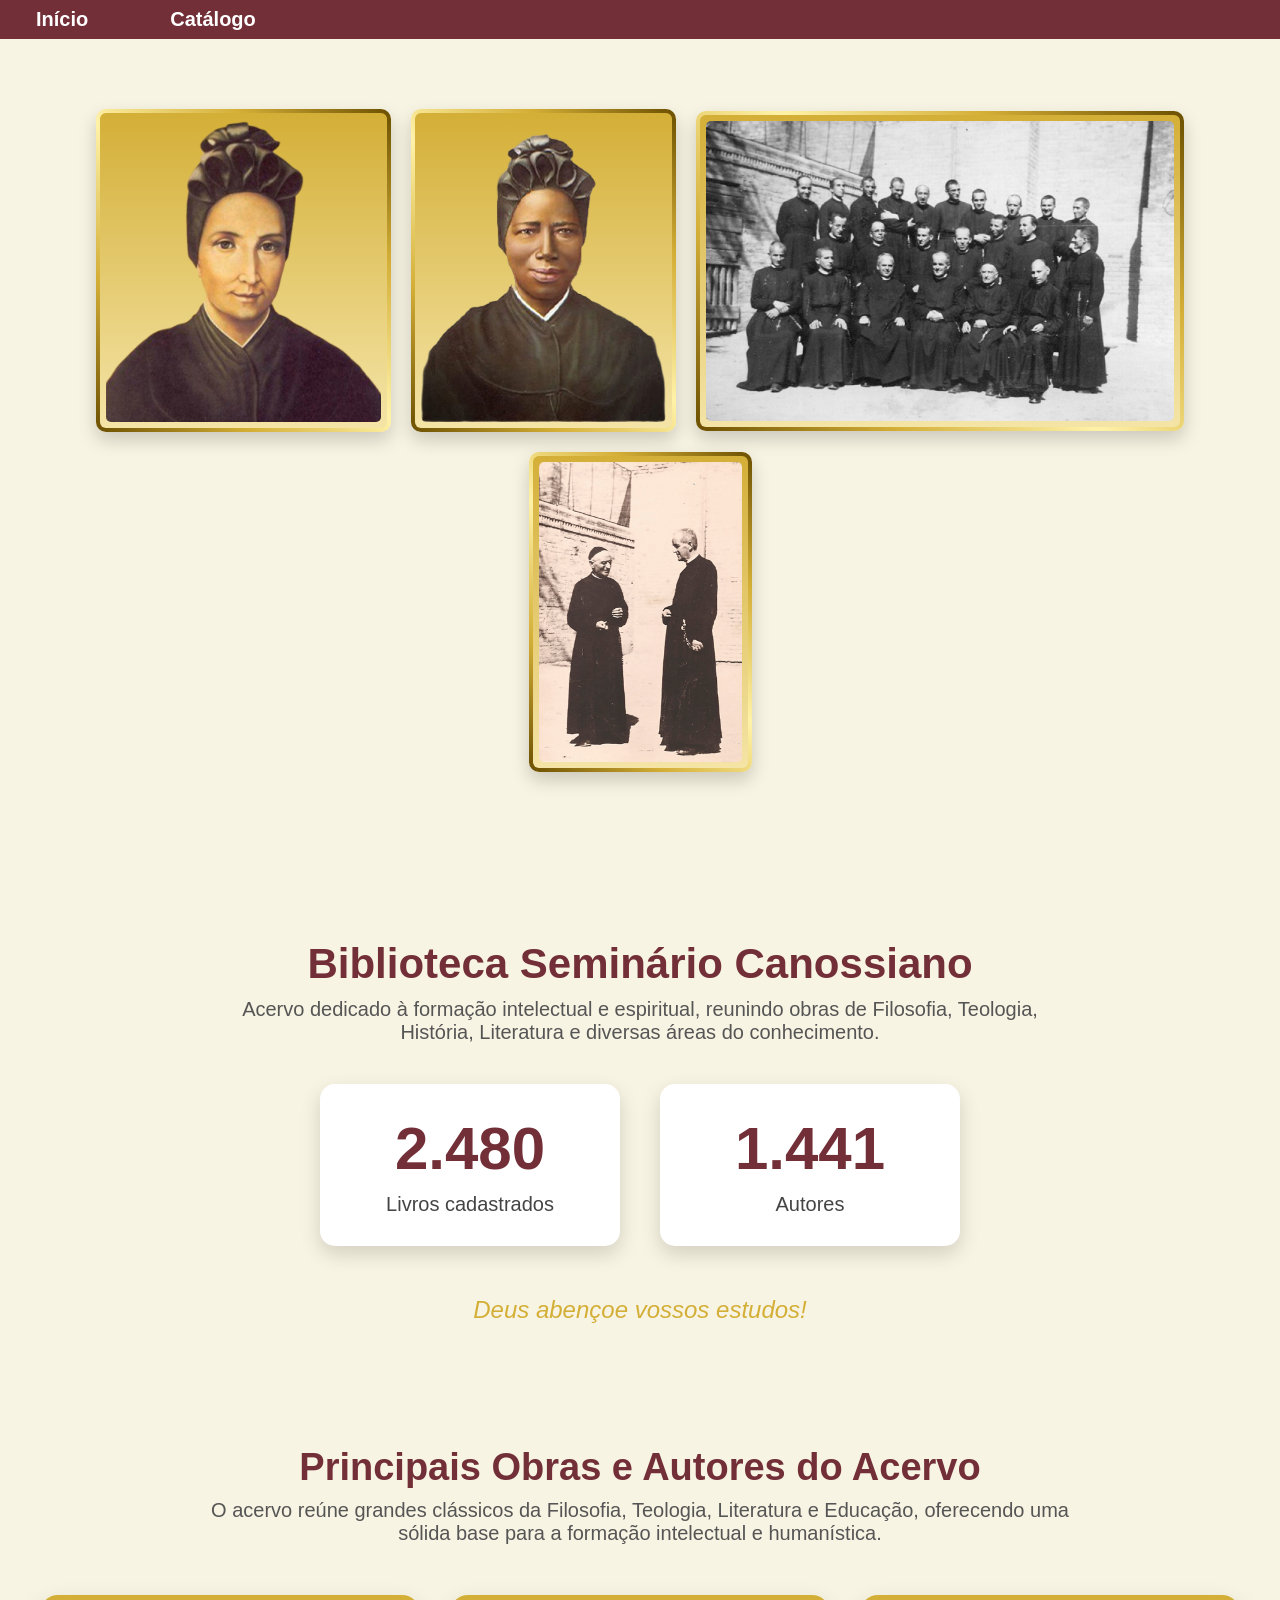
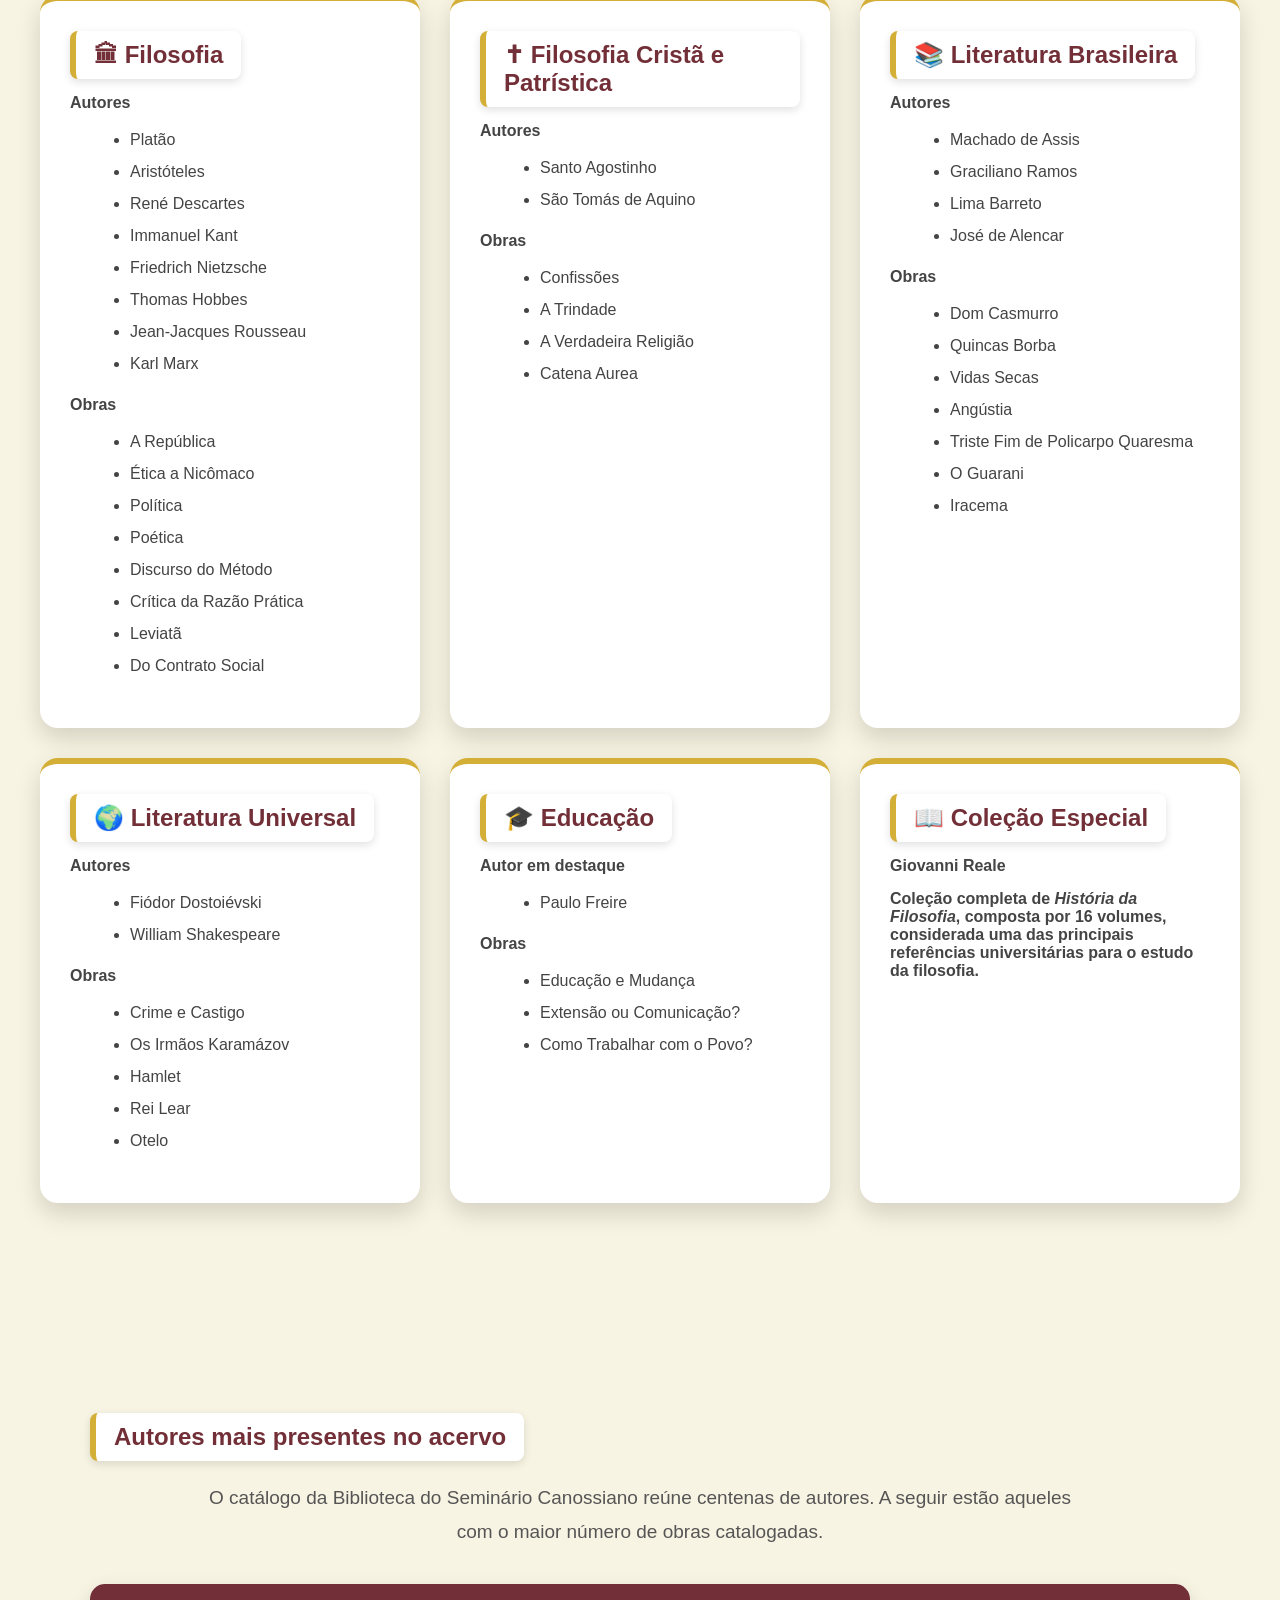
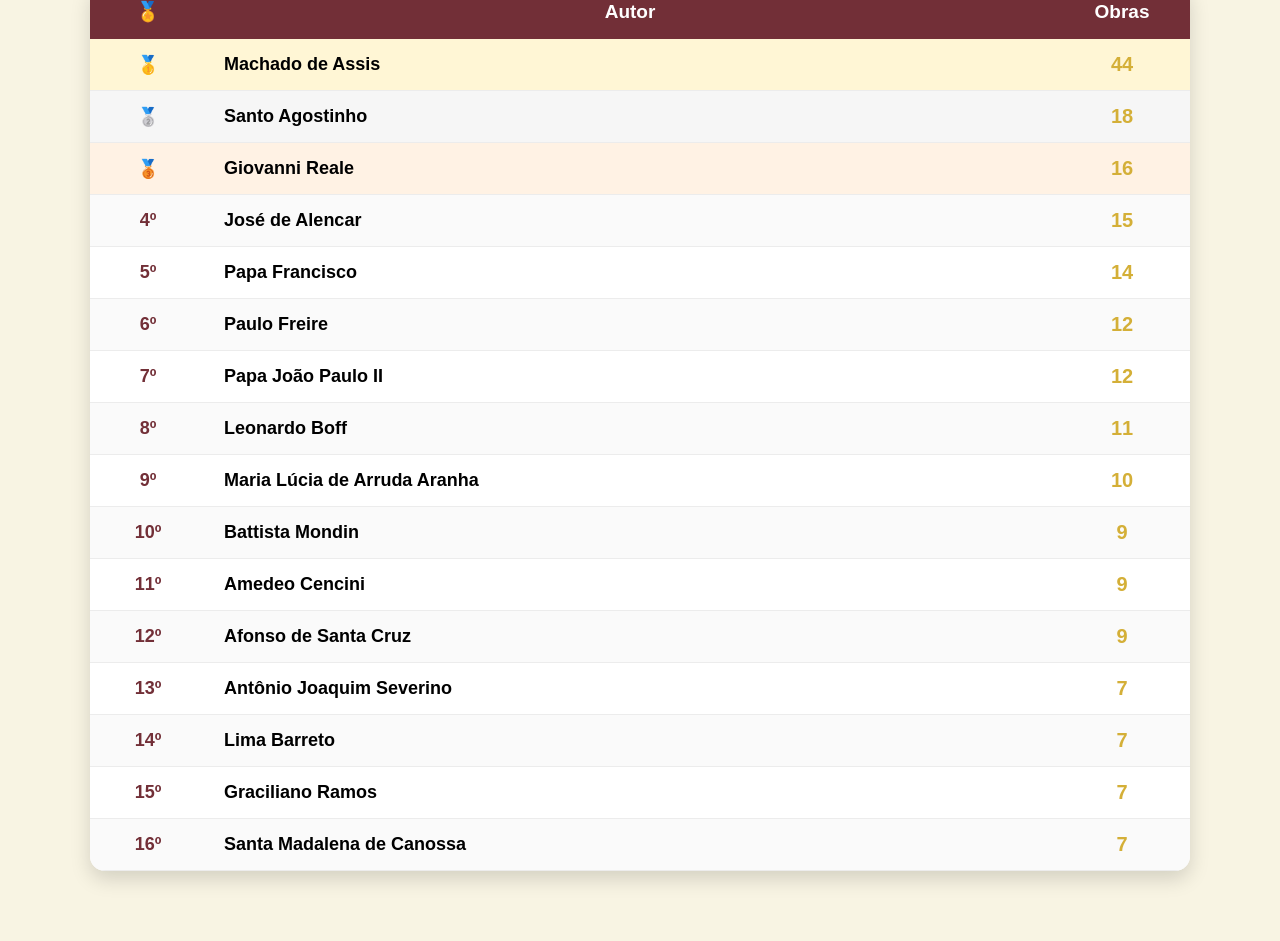
<file: index.html>
<html>
    <head>
        <meta charset="UTF-8">  
        <title>Biblioteca</title>
        <link rel="stylesheet" href="styles.css" />
        <link rel="shortcut icon" href="src/images/logo.png" />
        <meta name="viewport" content="width=device-width, initial-scale=1.0">
    </head>
  
        
    <body style="background-color: #F8F4E3;">
          <header>
    <!-- seção de busca -->
         <div id="search-button"></div>

         <nav class="menu">
        <a href="index.html">Início</a>
        <a href="catalogo.html">Catálogo</a>


    </nav>
    

    

</header>
       
            <div id="banner" class="carousel">
    <div class="quadro quadro-madalena">
        <img src="./src/images/madalena.png" alt="Madalena">
    </div>

    <div class="quadro quadro-bakhita">
        <img src="./src/images/bakhita.png" alt="Bakhita">
    </div>

    <div class="quadro quadro-canossianos">
        <img src="./src/images/canossianos.png" alt="Canossianos">
    </div>

    <div class="quadro quadro-livro">
        <img src="./src/images/5c1e9fc474e5d7c37460e42c0a229be0.png" alt="Livro">
    </div>

</div>
<div id="infodiv">

    <h1>Biblioteca Seminário Canossiano</h1>
    <p class="descricao">
        Acervo dedicado à formação intelectual e espiritual,
        reunindo obras de Filosofia, Teologia, História, Literatura
        e diversas áreas do conhecimento.
    </p>

    <div class="estatisticas">

        <div class="card-info">
            <span id="contadorLivros" class="numero">0</span>
            <span class="texto">Livros cadastrados</span>
        </div>

        <div class="card-info">
            <span id="contadorAutores" class="numero">0</span>
            <span class="texto">Autores</span>
        </div>

    </div>

    <h2 class="frase">
        Deus abençoe vossos estudos!
    </h2>
    <section id="destaques">

    <h2>Principais Obras e Autores do Acervo</h2>

    <p class="subtitulo">
        O acervo reúne grandes clássicos da Filosofia, Teologia, Literatura e Educação,
        oferecendo uma sólida base para a formação intelectual e humanística.
    </p>

    <div class="cards-destaques">

        <div class="card-destaque">
            <h3 id="hcard">🏛 Filosofia</h3>

            <p><strong>Autores</strong></p>

            <ul>
                <li>Platão</li>
                <li>Aristóteles</li>
                <li>René Descartes</li>
                <li>Immanuel Kant</li>
                <li>Friedrich Nietzsche</li>
                <li>Thomas Hobbes</li>
                <li>Jean-Jacques Rousseau</li>
                <li>Karl Marx</li>
            </ul>

            <p><strong>Obras</strong></p>

            <ul>
                <li>A República</li>
                <li>Ética a Nicômaco</li>
                <li>Política</li>
                <li>Poética</li>
                <li>Discurso do Método</li>
                <li>Crítica da Razão Prática</li>
                <li>Leviatã</li>
                <li>Do Contrato Social</li>
            </ul>

        </div>

        <div class="card-destaque">

            <h3 id="hcard">✝ Filosofia Cristã e Patrística</h3>

            <p><strong>Autores</strong></p>

            <ul>
                <li>Santo Agostinho</li>
                <li>São Tomás de Aquino</li>
            </ul>

            <p><strong>Obras</strong></p>

            <ul>
                <li>Confissões</li>
                <li>A Trindade</li>
                <li>A Verdadeira Religião</li>
                <li>Catena Aurea</li>
            </ul>

        </div>

        <div class="card-destaque">

            <h3 id="hcard">📚 Literatura Brasileira</h3>

            <p><strong>Autores</strong></p>

            <ul>
                <li>Machado de Assis</li>
                <li>Graciliano Ramos</li>
                <li>Lima Barreto</li>
                <li>José de Alencar</li>
            </ul>

            <p><strong>Obras</strong></p>

            <ul>
                <li>Dom Casmurro</li>
                <li>Quincas Borba</li>
                <li>Vidas Secas</li>
                <li>Angústia</li>
                <li>Triste Fim de Policarpo Quaresma</li>
                <li>O Guarani</li>
                <li>Iracema</li>
            </ul>

        </div>

        <div class="card-destaque">

            <h3 id="hcard">🌍 Literatura Universal</h3>

            <p><strong>Autores</strong></p>

            <ul>
                <li>Fiódor Dostoiévski</li>
                <li>William Shakespeare</li>
            </ul>

            <p><strong>Obras</strong></p>

            <ul>
                <li>Crime e Castigo</li>
                <li>Os Irmãos Karamázov</li>
                <li>Hamlet</li>
                <li>Rei Lear</li>
                <li>Otelo</li>
            </ul>

        </div>

        <div class="card-destaque">

            <h3 id="hcard">🎓 Educação</h3>

            <p><strong>Autor em destaque</strong></p>

            <ul>
                <li>Paulo Freire</li>
            </ul>

            <p><strong>Obras</strong></p>

            <ul>
                <li>Educação e Mudança</li>
                <li>Extensão ou Comunicação?</li>
                <li>Como Trabalhar com o Povo?</li>
            </ul>

        </div>

        <div class="card-destaque">

            <h3 id="hcard">📖 Coleção Especial</h3>

            <p><strong>Giovanni Reale</strong></p>

            <p>
                Coleção completa de <em>História da Filosofia</em>,
                composta por 16 volumes, considerada uma das principais
                referências universitárias para o estudo da filosofia.
            </p>

        </div>

    </div>

</section>


</div>
<section id="autores-destaque">

    <h3 id="hcard">Autores mais presentes no acervo</h3>

    <p class="descricao-autores">
        O catálogo da Biblioteca do Seminário Canossiano reúne centenas de autores.
        A seguir estão aqueles com o maior número de obras catalogadas.
    </p>

    <div class="tabela-autores">

        <table>

            <thead>
                <tr>
                    <th>🏅</th>
                    <th>Autor</th>
                    <th>Obras</th>
                </tr>
            </thead>

            <tbody>

                <tr><td>🥇</td><td>Machado de Assis</td><td>44</td></tr>
                <tr><td>🥈</td><td>Santo Agostinho</td><td>18</td></tr>
                <tr><td>🥉</td><td>Giovanni Reale</td><td>16</td></tr>
                <tr><td>4º</td><td>José de Alencar</td><td>15</td></tr>
                <tr><td>5º</td><td>Papa Francisco</td><td>14</td></tr>
                <tr><td>6º</td><td>Paulo Freire</td><td>12</td></tr>
                <tr><td>7º</td><td>Papa João Paulo II</td><td>12</td></tr>
                <tr><td>8º</td><td>Leonardo Boff</td><td>11</td></tr>
                <tr><td>9º</td><td>Maria Lúcia de Arruda Aranha</td><td>10</td></tr>
                <tr><td>10º</td><td>Battista Mondin</td><td>9</td></tr>
                <tr><td>11º</td><td>Amedeo Cencini</td><td>9</td></tr>
                <tr><td>12º</td><td>Afonso de Santa Cruz</td><td>9</td></tr>
                <tr><td>13º</td><td>Antônio Joaquim Severino</td><td>7</td></tr>
                <tr><td>14º</td><td>Lima Barreto</td><td>7</td></tr>
                <tr><td>15º</td><td>Graciliano Ramos</td><td>7</td></tr>
                <tr><td>16º</td><td>Santa Madalena de Canossa</td><td>7</td></tr>

            </tbody>

        </table>

    </div>

</section>

      
        <script src="script.js">

            if(window.innerWidth <= 768){

    const banner = document.getElementById("banner");

    if(banner){

        let indice = 0;

        setInterval(()=>{

            indice++;

            if(indice >= banner.children.length){
                indice = 0;
            }

            banner.children[indice].scrollIntoView({

                behavior:"smooth",
                inline:"center"

            });

        },3000);

    }

}
        </script>
        <style>
            table th {
    height: 0;
}

table th {
    color: #fff;
    border: 0px solid #000;
}
            @media (max-width:768px){

body{
    overflow-x:hidden;
}

/* Header */

header{

    flex-direction:column;

    padding:15px;

    gap:15px;
}

.menu{

    width:100%;

    justify-content:center;

    flex-wrap:wrap;

    gap:10px;

    margin:0;
}

.menu a{

    font-size:17px;

    padding:8px 12px;
}

/* CARROSSEL */

#banner{

    display:flex;

    overflow-x:auto;

    overflow-y:hidden;

    flex-wrap:nowrap;

    scroll-snap-type:x mandatory;

    gap:15px;

    margin:20px 10px;

    padding:15px;

    scrollbar-width:none;
}

#banner::-webkit-scrollbar{

    display:none;
}

#banner .quadro{

    flex:0 0 85%;

    scroll-snap-align:center;
}

#banner img{

    width:100%;

    height:auto;

    object-fit:contain;
}

/* Estatísticas */

.estatisticas{

    flex-direction:column;

    align-items:center;
}

.card-info{

    width:90%;
}

#infodiv{

    padding:30px 15px;
}

#infodiv h1{

    font-size:30px;
}

.descricao{

    font-size:17px;
}

.numero{

    font-size:48px;
}

.frase{

    font-size:22px;
}


}
        </style>
    </body>
    <foooter>   
    </foooter>
</html>
</file>
<file: styles.css>
html,body{

    margin: 0px;
    border: 0px;
    padding: 0px;
    font-family: Arial, Helvetica, sans-serif;
}

header{
    width:100%;
    background:#722F37;
    display:flex;
    align-items:center;
}

.menu{
    display: flex;
    gap: 30px;
    margin-right: 40px;
}

.menu a{
    margin-left: 20px;
    color: #ffffff;
    text-decoration: none;
    font-size: 20px;
    font-weight: bold;
    font-family: Arial, Helvetica, sans-serif;
    padding: 8px 16px;
    border-radius: 8px;
    transition: all 0.3s ease;
}

.menu a:hover{
    background-color: rgba(255,255,255,0.15);
    color: #ffd700;
    transform: translateY(-2px);
}

#hcard{
    display: inline-block;
    margin: 0;
    padding: 10px 18px;

    color: #722F37;
    background-color: #ffffff;

    font-size: 24px;
    font-weight: bold;

    border-left: 6px solid #D4AF37;
    border-radius: 8px;

    box-shadow: 0 3px 8px rgba(0,0,0,.12);
}
 h3{
    margin-left: 30px;
    margin-top: 0px;
    margin-bottom: 0px;
    display: inline-block;
    color: #ffff;
    text-decoration: none;
    border: none;
    background-color: #30241F;
}

#search{
    width:240px;
    height:32px;
    border-radius:5px;
    padding: 2px;
    border:none;
    font-size:18px;
}




/* lista */
.div-lista{
    background-color: #30241f9b;
    display: flex;
    justify-content: center;
    align-items: center;
} */
tr{
    font-weight:normal;
}
#lista{
    width:100%;
    table-layout:fixed;   /* importante */
    border-collapse:collapse;
}
  
 #lista-div{
    width:100%;
    display:flex;
    justify-content:center;
    padding:20px 0;
}

table th{
        color: #4A1D24;

        font-weight:normal;
    border-bottom: 1px solid #000000;
}
@media screen and (max-width: 768px) {
    table{
    font-size:18px;
}



    /* Oculta o banner inteiro */
    #banner{
        display: none !important;
        font-size: 10px;
    }
    
    /* Barra de pesquisa */
    header{
    
    display: flex;
    align-items: center;
    justify-content: center;
    flex-wrap: wrap;
    gap: 15px;
    padding: 2px;
    box-sizing: border-box;
}

    #search{
        width: 65% !important;
        max-width: 500px;
        height: 25px !important;
        font-size: 18px !important;
        box-sizing: border-box;
    }

    /* Resultados */
    
}
#banner{
    display: flex;
    justify-content: center;
    align-items: center;
    flex-wrap: wrap;
    gap: 20px;
    padding: 20px;
         background: #F8F4E3; 
    margin: 50px;
    padding-bottom: 40px;
    border-radius: 15px;
    box-sizing: border-box;
}


.quadro{
    display: flex;
    justify-content: center;
    align-items: center;

    padding: 6px;

    border: 4px solid transparent;
    border-radius: 10px;

    background:
        linear-gradient(#D4AF37, #F4E4A6) padding-box,
        linear-gradient(
            45deg,
            #6b4f00,
            #d4af37,
            #fff2a8,
            #d4af37,
            #6b4f00
        ) border-box;

    box-shadow: 0 8px 18px rgba(0,0,0,.18);
    transition: .3s;
}

.quadro:hover{
    transform: translateY(-8px) scale(1.03);
    box-shadow: 0 15px 30px rgba(0,0,0,.3);
}

.quadro img{
    display: block;
    border-radius: 5px;
}

/* Tamanhos */

.quadro-madalena{
    width:275px;
    height:303px;
}

.quadro-madalena img{
    width:275px;
    height:303px;
}

.quadro-bakhita{
    width:245px;
    height:303px;
}

.quadro-bakhita img{
    width:100%;
}

.quadro-canossianos{
    width:468px;
    height:300px;
}

.quadro-canossianos img{
    width:100%;
    height:100%;
    object-fit: cover;
}

.quadro-livro{
    width:203px;
    height:300px;
}

.quadro-livro img{
    width:203px;
    height:300px;
}



#infodiv{
    text-align:center;
    padding:50px 20px;
}

#infodiv h1{
    color:#722F37;
    font-size:42px;
    margin-bottom:10px;
}

.descricao{
    color:#555;
    font-size:20px;
    max-width:850px;
    margin:auto;
    margin-bottom:40px;
}

.estatisticas{
    display:flex;
    justify-content:center;
    gap:40px;
    flex-wrap:wrap;
    margin-bottom:50px;
}

.card-info{

    width:240px;

    background:white;

    border-radius:15px;

    padding:30px;

    box-shadow:0 8px 20px rgba(0,0,0,.15);

    transition:.3s;
}

.card-info:hover{

    transform:translateY(-8px);

}

.numero{

    display:block;

    font-size:60px;

    color:#722F37;

    font-weight:bold;
}

.texto{

    margin-top:10px;

    display:block;

    font-size:20px;

    color:#444;
}

.frase{

    color:#D4AF37;

    font-style:italic;

    font-weight:normal;
}

/* Principais */
#destaques{

    max-width:1400px;
    margin:70px auto;
    padding:20px;
    text-align:center;

}

#destaques h2{

    color:#722F37;
    font-size:38px;
    margin-bottom:10px;

}

.subtitulo{

    max-width:900px;
    margin:0 auto 50px;
    font-size:20px;
    color:#555;

}

.cards-destaques{

    display:grid;
    grid-template-columns:repeat(auto-fit,minmax(320px,1fr));
    gap:30px;

}

.card-destaque{

    background:#fff;
    border-radius:18px;
    padding:30px;

    text-align:left;

    box-shadow:0 10px 25px rgba(0,0,0,.15);

    transition:.3s;

    border-top:6px solid #D4AF37;

}

.card-destaque:hover{

    transform:translateY(-8px);

    box-shadow:0 20px 35px rgba(0,0,0,.20);

}

.card-destaque h3{

    color:#722F37;
    margin-bottom:20px;
    font-size:28px;

}

.card-destaque p{

    color:#444;
    margin-top:15px;
    margin-bottom:10px;
    font-weight:bold;

}

.card-destaque ul{

    margin-left:20px;
    margin-bottom:20px;

}

.card-destaque li{

    margin-bottom:8px;
    color:#444;
    line-height:1.5;

}

@media(max-width:768px){

    #destaques{

        padding:15px;

    }

    #destaques h2{

        font-size:30px;

    }

    .subtitulo{

        font-size:17px;

    }

    .card-destaque{

        padding:22px;

    }

    .card-destaque h3{

        font-size:24px;

    }

    
}
/* ===========================
   AUTORES MAIS PRESENTES
=========================== */

#autores-destaque{
    width:90%;
    max-width:1100px;
    margin:70px auto;
}

.descricao-autores{
    color:#555;
    font-size:19px;
    line-height:1.8;
    text-align:center;
    max-width:900px;
    margin:20px auto 35px;
}

.tabela-autores{
    background:#fff;
    border-radius:15px;
    overflow:hidden;
    box-shadow:0 8px 20px rgba(0,0,0,.15);
}

.tabela-autores table{
    width:100%;
    border-collapse:collapse;
}

.tabela-autores thead{
    background:#722F37;
}

.tabela-autores th{
    color:#fff;
    padding:16px;
    font-size:19px;
    font-weight:bold;
    text-align:center;
}

.tabela-autores td{
    padding:14px 18px;
    border-bottom:1px solid #ececec;
    font-size:18px;
}

.tabela-autores tbody tr:nth-child(even){
    background:#fafafa;
}

.tabela-autores tbody tr:hover{
    background:#FFF8DC;
    transition:.25s;
}

.tabela-autores td:first-child{
    width:80px;
    text-align:center;
    font-weight:bold;
    color:#722F37;
}

.tabela-autores td:nth-child(2){
    font-weight:600;
}

.tabela-autores td:last-child{
    width:100px;
    text-align:center;
    font-weight:bold;
    color:#D4AF37;
    font-size:20px;
}

/* Medalhas */

.tabela-autores tbody tr:nth-child(1){
    background:#FFF6D5;
    font-weight:bold;
}

.tabela-autores tbody tr:nth-child(2){
    background:#F6F6F6;
}

.tabela-autores tbody tr:nth-child(3){
    background:#FFF2E4;
}

/* ===========================
   RESPONSIVO
=========================== */

@media (max-width:768px){

    #autores-destaque{
        width:95%;
        margin:45px auto;
    }

    .descricao-autores{
        font-size:16px;
        margin-bottom:25px;
    }

    .tabela-autores{
        overflow-x:auto;
    }

    .tabela-autores table{
        min-width:500px;
    }

    .tabela-autores th{
        font-size:15px;
        padding:10px 8px;
    }

    .tabela-autores td{
        font-size:14px;
        padding:10px 8px;
    }

    .tabela-autores td:last-child{
        font-size:16px;
    }
}
</file>
